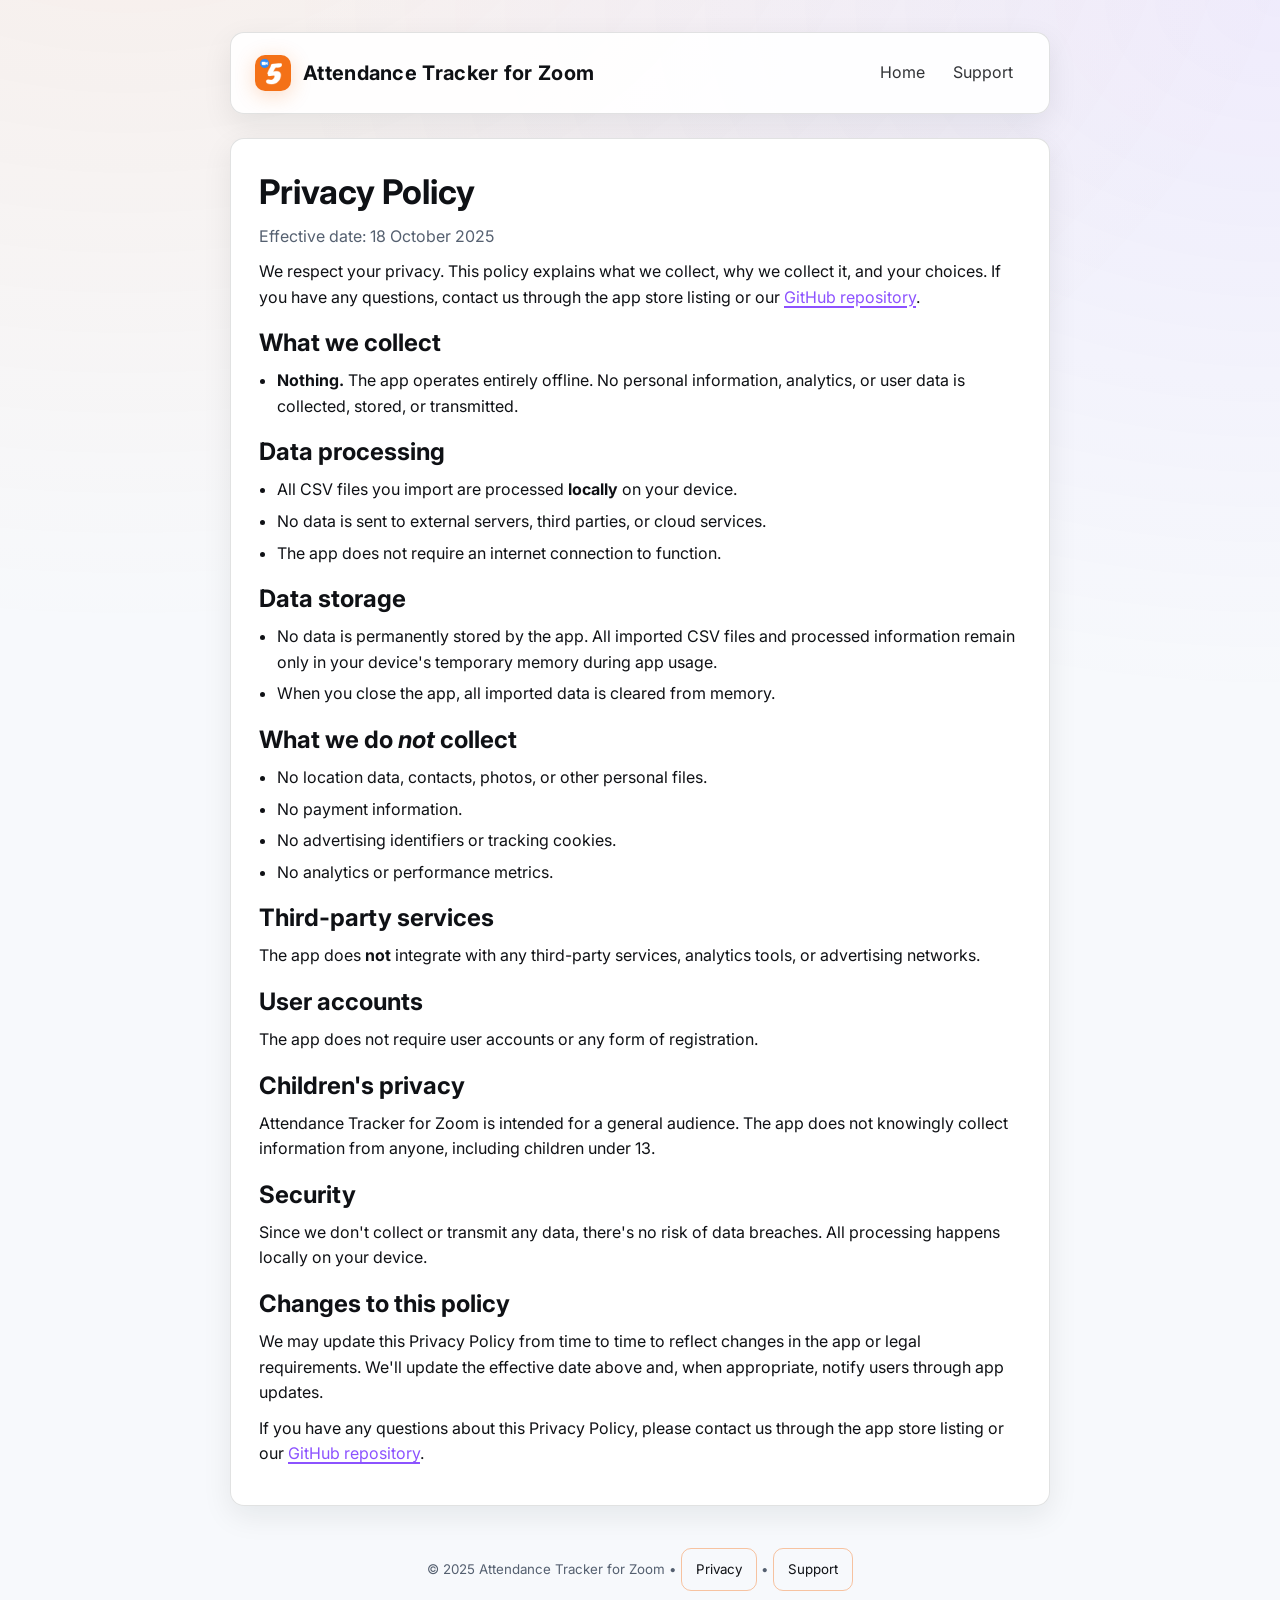
<file: web/privacy.html>
<!DOCTYPE html>
<html lang="en">
  <head>
    <meta charset="utf-8" />
    <meta name="viewport" content="width=device-width, initial-scale=1" />
    <title>Attendance Tracker for Zoom – Privacy Policy</title>
    <meta
      name="description"
      content="Attendance Tracker for Zoom privacy policy: what we collect, how we use it, and your rights."
    />
    <link rel="icon" type="image/x-icon" href="./favicon.ico" />
    <link rel="preconnect" href="https://fonts.googleapis.com" />
    <link rel="preconnect" href="https://fonts.gstatic.com" crossorigin />
    <link
      href="https://fonts.googleapis.com/css2?family=Inter:wght@400;600;700&display=swap"
      rel="stylesheet"
    />
    <link rel="stylesheet" href="./styles.css" />
    <style>
      body {
        font-family: Inter, system-ui, -apple-system, Segoe UI, Roboto,
          Helvetica, Arial, sans-serif;
      }
    </style>
  </head>
  <body>
    <div class="container">
      <header class="header">
        <div class="brand">
          <img
            src="./icons/Icon-192.png"
            alt="Attendance Tracker for Zoom Logo"
            class="logo"
          />
          <h1 class="title">Attendance Tracker for Zoom</h1>
        </div>
        <nav class="nav">
          <a href="./index.html">Home</a>
          <a href="./support.html">Support</a>
        </nav>
      </header>

      <main class="card" role="main">
        <h1>Privacy Policy</h1>
        <p class="muted">Effective date: 18 October 2025</p>

        <p>
          We respect your privacy. This policy explains what we collect, why we
          collect it, and your choices. If you have any questions, contact us
          through the app store listing or our
          <a
            href="https://github.com/OutdatedGuy/Zoom-Attendance-Tracker"
            target="_blank"
            rel="noopener noreferrer"
            >GitHub repository</a
          >.
        </p>

        <h2>What we collect</h2>
        <ul class="list">
          <li>
            <strong>Nothing.</strong> The app operates entirely offline. No
            personal information, analytics, or user data is collected, stored,
            or transmitted.
          </li>
        </ul>

        <h2>Data processing</h2>
        <ul class="list">
          <li>
            All CSV files you import are processed <strong>locally</strong> on
            your device.
          </li>
          <li>
            No data is sent to external servers, third parties, or cloud
            services.
          </li>
          <li>The app does not require an internet connection to function.</li>
        </ul>

        <h2>Data storage</h2>
        <ul class="list">
          <li>
            No data is permanently stored by the app. All imported CSV files and
            processed information remain only in your device's temporary memory
            during app usage.
          </li>
          <li>
            When you close the app, all imported data is cleared from memory.
          </li>
        </ul>

        <h2>What we do <em>not</em> collect</h2>
        <ul class="list">
          <li>No location data, contacts, photos, or other personal files.</li>
          <li>No payment information.</li>
          <li>No advertising identifiers or tracking cookies.</li>
          <li>No analytics or performance metrics.</li>
        </ul>

        <h2>Third-party services</h2>
        <p>
          The app does <strong>not</strong> integrate with any third-party
          services, analytics tools, or advertising networks.
        </p>

        <h2>User accounts</h2>
        <p>
          The app does not require user accounts or any form of registration.
        </p>

        <h2>Children's privacy</h2>
        <p>
          Attendance Tracker for Zoom is intended for a general audience. The app
          does not knowingly collect information from anyone, including children
          under 13.
        </p>

        <h2>Security</h2>
        <p>
          Since we don't collect or transmit any data, there's no risk of data
          breaches. All processing happens locally on your device.
        </p>

        <h2>Changes to this policy</h2>
        <p>
          We may update this Privacy Policy from time to time to reflect changes
          in the app or legal requirements. We'll update the effective date
          above and, when appropriate, notify users through app updates.
        </p>

        <p>
          If you have any questions about this Privacy Policy, please contact us
          through the app store listing or our
          <a
            href="https://github.com/OutdatedGuy/Zoom-Attendance-Tracker"
            target="_blank"
            rel="noopener noreferrer"
            >GitHub repository</a
          >.
        </p>
      </main>

      <footer class="footer">
        <small
          >© 2025 Attendance Tracker for Zoom •
          <a class="cta" href="./privacy.html">Privacy</a> •
          <a class="cta" href="./support.html">Support</a></small
        >
      </footer>
    </div>
  </body>
</html>
</file>
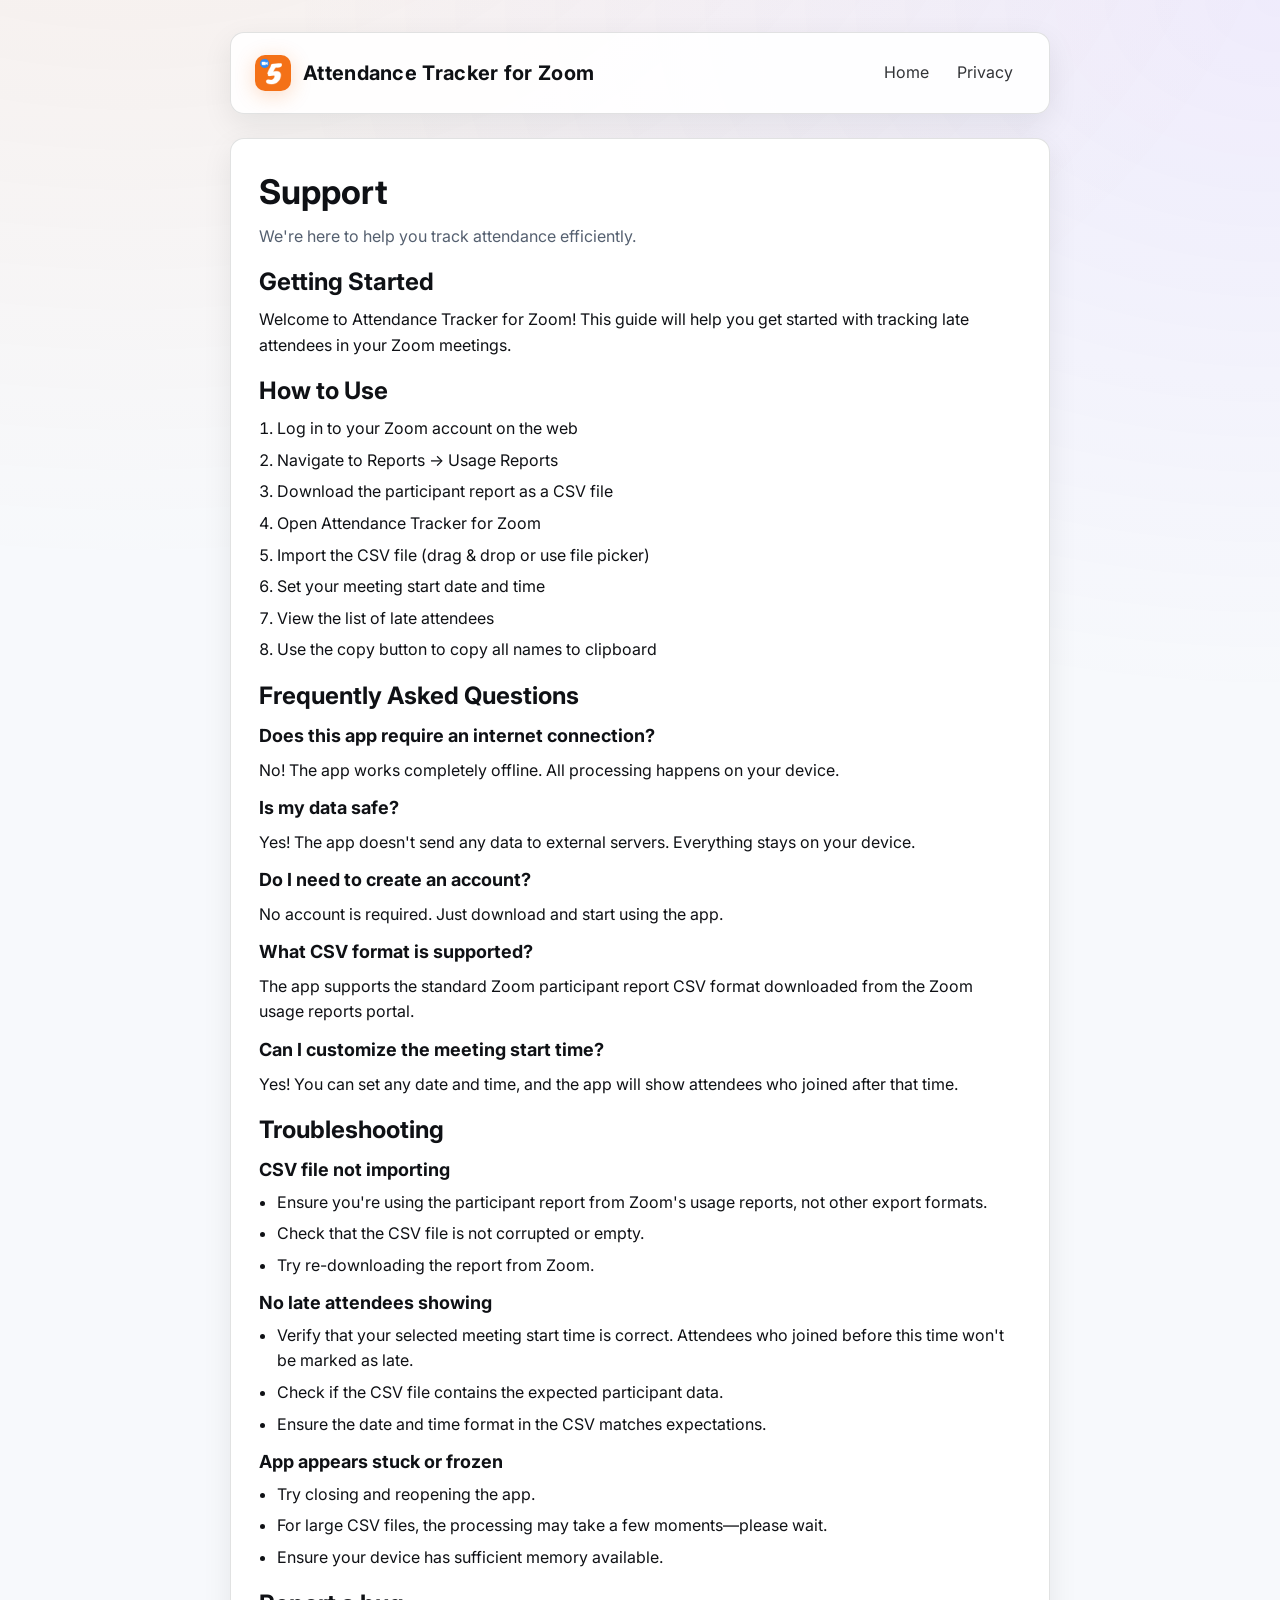
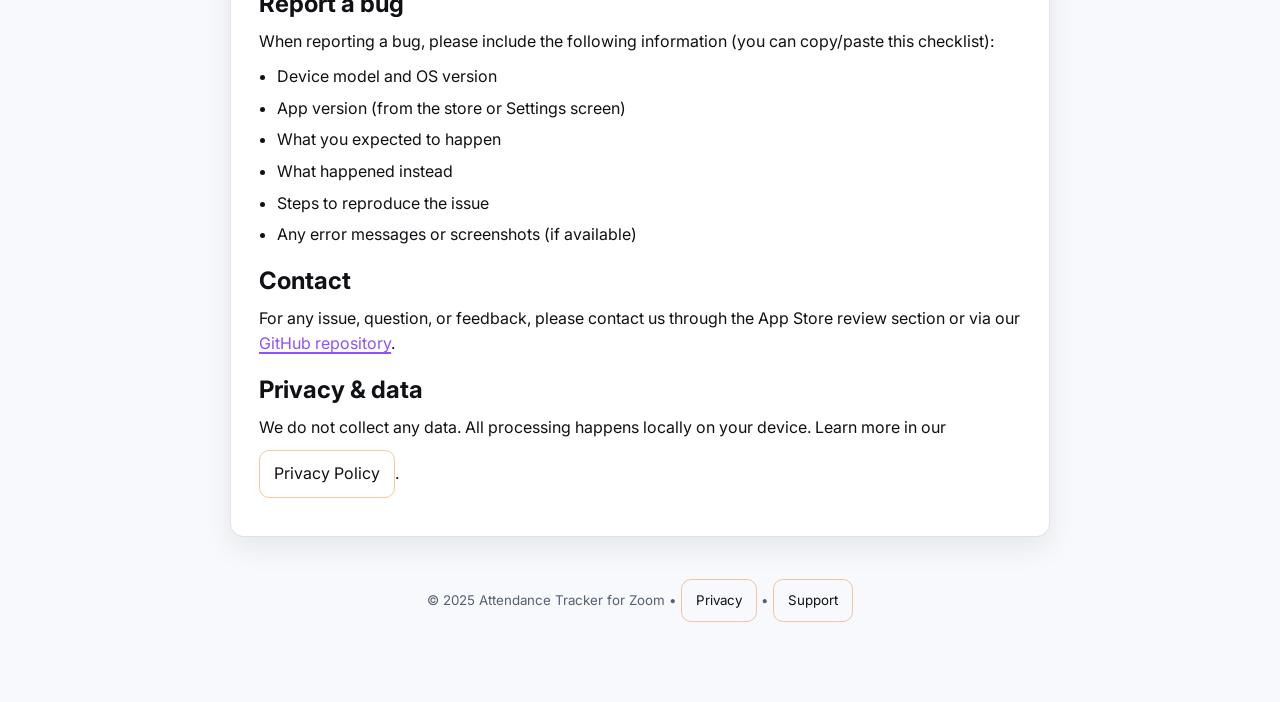
<file: web/support.html>
<!DOCTYPE html>
<html lang="en">
  <head>
    <meta charset="utf-8" />
    <meta name="viewport" content="width=device-width, initial-scale=1" />
    <title>Attendance Tracker for Zoom – Support</title>
    <meta
      name="description"
      content="Need help with Attendance Tracker for Zoom? Contact support or troubleshoot common issues."
    />
    <link rel="icon" type="image/x-icon" href="./favicon.ico" />
    <link rel="preconnect" href="https://fonts.googleapis.com" />
    <link rel="preconnect" href="https://fonts.gstatic.com" crossorigin />
    <link
      href="https://fonts.googleapis.com/css2?family=Inter:wght@400;600;700&display=swap"
      rel="stylesheet"
    />
    <link rel="stylesheet" href="./styles.css" />
    <style>
      body {
        font-family: Inter, system-ui, -apple-system, Segoe UI, Roboto,
          Helvetica, Arial, sans-serif;
      }
    </style>
  </head>
  <body>
    <div class="container">
      <header class="header">
        <div class="brand">
          <img
            src="./icons/Icon-192.png"
            alt="Attendance Tracker for Zoom Logo"
            class="logo"
          />
          <h1 class="title">Attendance Tracker for Zoom</h1>
        </div>
        <nav class="nav">
          <a href="./index.html">Home</a>
          <a href="./privacy.html">Privacy</a>
        </nav>
      </header>

      <main class="card" role="main">
        <h1>Support</h1>
        <p class="muted">
          We're here to help you track attendance efficiently.
        </p>

        <h2>Getting Started</h2>
        <p>
          Welcome to Attendance Tracker for Zoom! This guide will help you get
          started with tracking late attendees in your Zoom meetings.
        </p>

        <h2>How to Use</h2>
        <ol class="list">
          <li>Log in to your Zoom account on the web</li>
          <li>Navigate to Reports → Usage Reports</li>
          <li>Download the participant report as a CSV file</li>
          <li>Open Attendance Tracker for Zoom</li>
          <li>Import the CSV file (drag & drop or use file picker)</li>
          <li>Set your meeting start date and time</li>
          <li>View the list of late attendees</li>
          <li>Use the copy button to copy all names to clipboard</li>
        </ol>

        <h2>Frequently Asked Questions</h2>

        <h3>Does this app require an internet connection?</h3>
        <p>
          No! The app works completely offline. All processing happens on your
          device.
        </p>

        <h3>Is my data safe?</h3>
        <p>
          Yes! The app doesn't send any data to external servers. Everything
          stays on your device.
        </p>

        <h3>Do I need to create an account?</h3>
        <p>No account is required. Just download and start using the app.</p>

        <h3>What CSV format is supported?</h3>
        <p>
          The app supports the standard Zoom participant report CSV format
          downloaded from the Zoom usage reports portal.
        </p>

        <h3>Can I customize the meeting start time?</h3>
        <p>
          Yes! You can set any date and time, and the app will show attendees
          who joined after that time.
        </p>

        <h2>Troubleshooting</h2>

        <h3>CSV file not importing</h3>
        <ul class="list">
          <li>
            Ensure you're using the participant report from Zoom's usage
            reports, not other export formats.
          </li>
          <li>Check that the CSV file is not corrupted or empty.</li>
          <li>Try re-downloading the report from Zoom.</li>
        </ul>

        <h3>No late attendees showing</h3>
        <ul class="list">
          <li>
            Verify that your selected meeting start time is correct. Attendees
            who joined before this time won't be marked as late.
          </li>
          <li>Check if the CSV file contains the expected participant data.</li>
          <li>
            Ensure the date and time format in the CSV matches expectations.
          </li>
        </ul>

        <h3>App appears stuck or frozen</h3>
        <ul class="list">
          <li>Try closing and reopening the app.</li>
          <li>
            For large CSV files, the processing may take a few moments—please
            wait.
          </li>
          <li>Ensure your device has sufficient memory available.</li>
        </ul>

        <h2>Report a bug</h2>
        <p>
          When reporting a bug, please include the following information (you
          can copy/paste this checklist):
        </p>
        <ul class="list">
          <li>Device model and OS version</li>
          <li>App version (from the store or Settings screen)</li>
          <li>What you expected to happen</li>
          <li>What happened instead</li>
          <li>Steps to reproduce the issue</li>
          <li>Any error messages or screenshots (if available)</li>
        </ul>

        <h2>Contact</h2>
        <p>
          For any issue, question, or feedback, please contact us through the
          App Store review section or via our
          <a
            href="https://github.com/OutdatedGuy/Zoom-Attendance-Tracker"
            target="_blank"
            rel="noopener noreferrer"
            >GitHub repository</a
          >.
        </p>

        <h2>Privacy & data</h2>
        <p>
          We do not collect any data. All processing happens locally on your
          device. Learn more in our
          <a class="cta" href="./privacy.html">Privacy Policy</a>.
        </p>
      </main>

      <footer class="footer">
        <small
          >© 2025 Attendance Tracker for Zoom •
          <a class="cta" href="./privacy.html">Privacy</a> •
          <a class="cta" href="./support.html">Support</a></small
        >
      </footer>
    </div>
  </body>
</html>
</file>
<file: web/styles.css>
/* Attendance Tracker for Zoom Web Minimal Styles */
:root {
  --bg: #0f1115;
  --card: #171a21;
  --text: #e6eaf2;
  --muted: #9aa4b2;
  --brand: #f47117;
  --accent: #8c52ff;
  /* Default link color (dark mode) - brighter for better legibility */
  --link: #b794f6;
  --danger: #ff6b6b;
  --shadow: 0 10px 30px rgba(0, 0, 0, 0.35);
  --radius: 14px;
}

@media (prefers-color-scheme: light) {
  :root {
    --bg: #f7f9fc;
    --card: #ffffff;
    --text: #0f1115;
    --muted: #556070;
    --brand: #f47117;
    --accent: #8c52ff;
    /* Link color in light mode */
    --link: #8c52ff;
    --danger: #e5484d;
    --shadow: 0 10px 30px rgba(10, 20, 30, 0.08);
  }
}

* {
  box-sizing: border-box;
}
html,
body {
  padding: 0;
  margin: 0;
  background: radial-gradient(
      1200px 800px at 10% -10%,
      rgba(244, 113, 23, 0.08),
      transparent
    ),
    radial-gradient(
      1000px 700px at 100% 0%,
      rgba(140, 82, 255, 0.08),
      transparent
    ),
    var(--bg);
  color: var(--text);
  font: 16px/1.6 system-ui, -apple-system, Segoe UI, Roboto, Inter,
    "Helvetica Neue", Arial, sans-serif;
}

.container {
  max-width: 860px;
  padding: 32px 20px 80px;
  margin: 0 auto;
}

.header {
  display: flex;
  align-items: center;
  justify-content: space-between;
  gap: 16px;
  padding: 22px 24px;
  background: color-mix(in oklab, var(--card) 92%, transparent);
  border: 1px solid color-mix(in oklab, var(--text) 12%, transparent);
  border-radius: var(--radius);
  box-shadow: var(--shadow);
}

.brand {
  display: flex;
  align-items: center;
  gap: 12px;
}

.logo {
  width: 36px;
  height: 36px;
  border-radius: 10px;
  box-shadow: 0 4px 20px color-mix(in oklab, var(--brand) 25%, transparent);
}

.title {
  margin: 0;
  font-size: 20px;
  letter-spacing: 0.3px;
}

.nav a {
  color: var(--text);
  text-decoration: none;
  opacity: 0.85;
  padding: 8px 12px;
  border-radius: 10px;
}

.nav a:hover {
  background: color-mix(in oklab, var(--brand) 12%, transparent);
}

.card {
  margin-top: 24px;
  background: color-mix(in oklab, var(--card) 96%, transparent);
  border: 1px solid color-mix(in oklab, var(--text) 12%, transparent);
  border-radius: var(--radius);
  box-shadow: var(--shadow);
  padding: 28px;
}

h1,
h2,
h3 {
  line-height: 1.25;
}

h1 {
  font-size: 34px;
  margin: 4px 0 8px;
}
h2 {
  font-size: 24px;
  margin: 18px 0 10px;
}
h3 {
  font-size: 18px;
  margin: 14px 0 8px;
}

p {
  margin: 10px 0;
  color: var(--text);
}
small,
.muted {
  color: var(--muted);
}

/* Content links (exclude CTA buttons and nav links) */
.card a:not(.cta) {
  color: var(--link);
  text-decoration-thickness: 1.5px;
  text-underline-offset: 3px;
}

.card a:not(.cta):hover {
  text-decoration-thickness: 2px;
  filter: brightness(1.05);
}

.card a:not(.cta):focus-visible {
  outline: 2px solid color-mix(in oklab, var(--link) 70%, transparent);
  outline-offset: 2px;
  border-radius: 6px;
}

.list {
  margin: 8px 0 0 0;
  padding-left: 18px;
}
.list li {
  margin: 6px 0;
}

.kbd {
  padding: 2px 6px;
  border-radius: 6px;
  border: 1px solid color-mix(in oklab, var(--text) 20%, transparent);
  background: color-mix(in oklab, var(--card) 92%, transparent);
  font-family: ui-monospace, SFMono-Regular, Menlo, Monaco, Consolas,
    "Liberation Mono", monospace;
}

.footer {
  margin-top: 32px;
  text-align: center;
  color: var(--muted);
}

.cta {
  display: inline-block;
  margin-top: 10px;
  padding: 10px 14px;
  border-radius: 10px;
  color: var(--text);
  text-decoration: none;
  border: 1px solid color-mix(in oklab, var(--brand) 40%, transparent);
}

.cta:hover {
  background: color-mix(in oklab, var(--brand) 12%, transparent);
}

@media (max-width: 640px) {
  .header {
    padding: 16px;
  }
  .title {
    font-size: 18px;
  }
  h1 {
    font-size: 28px;
  }
  .card {
    padding: 22px;
  }
}
</file>
